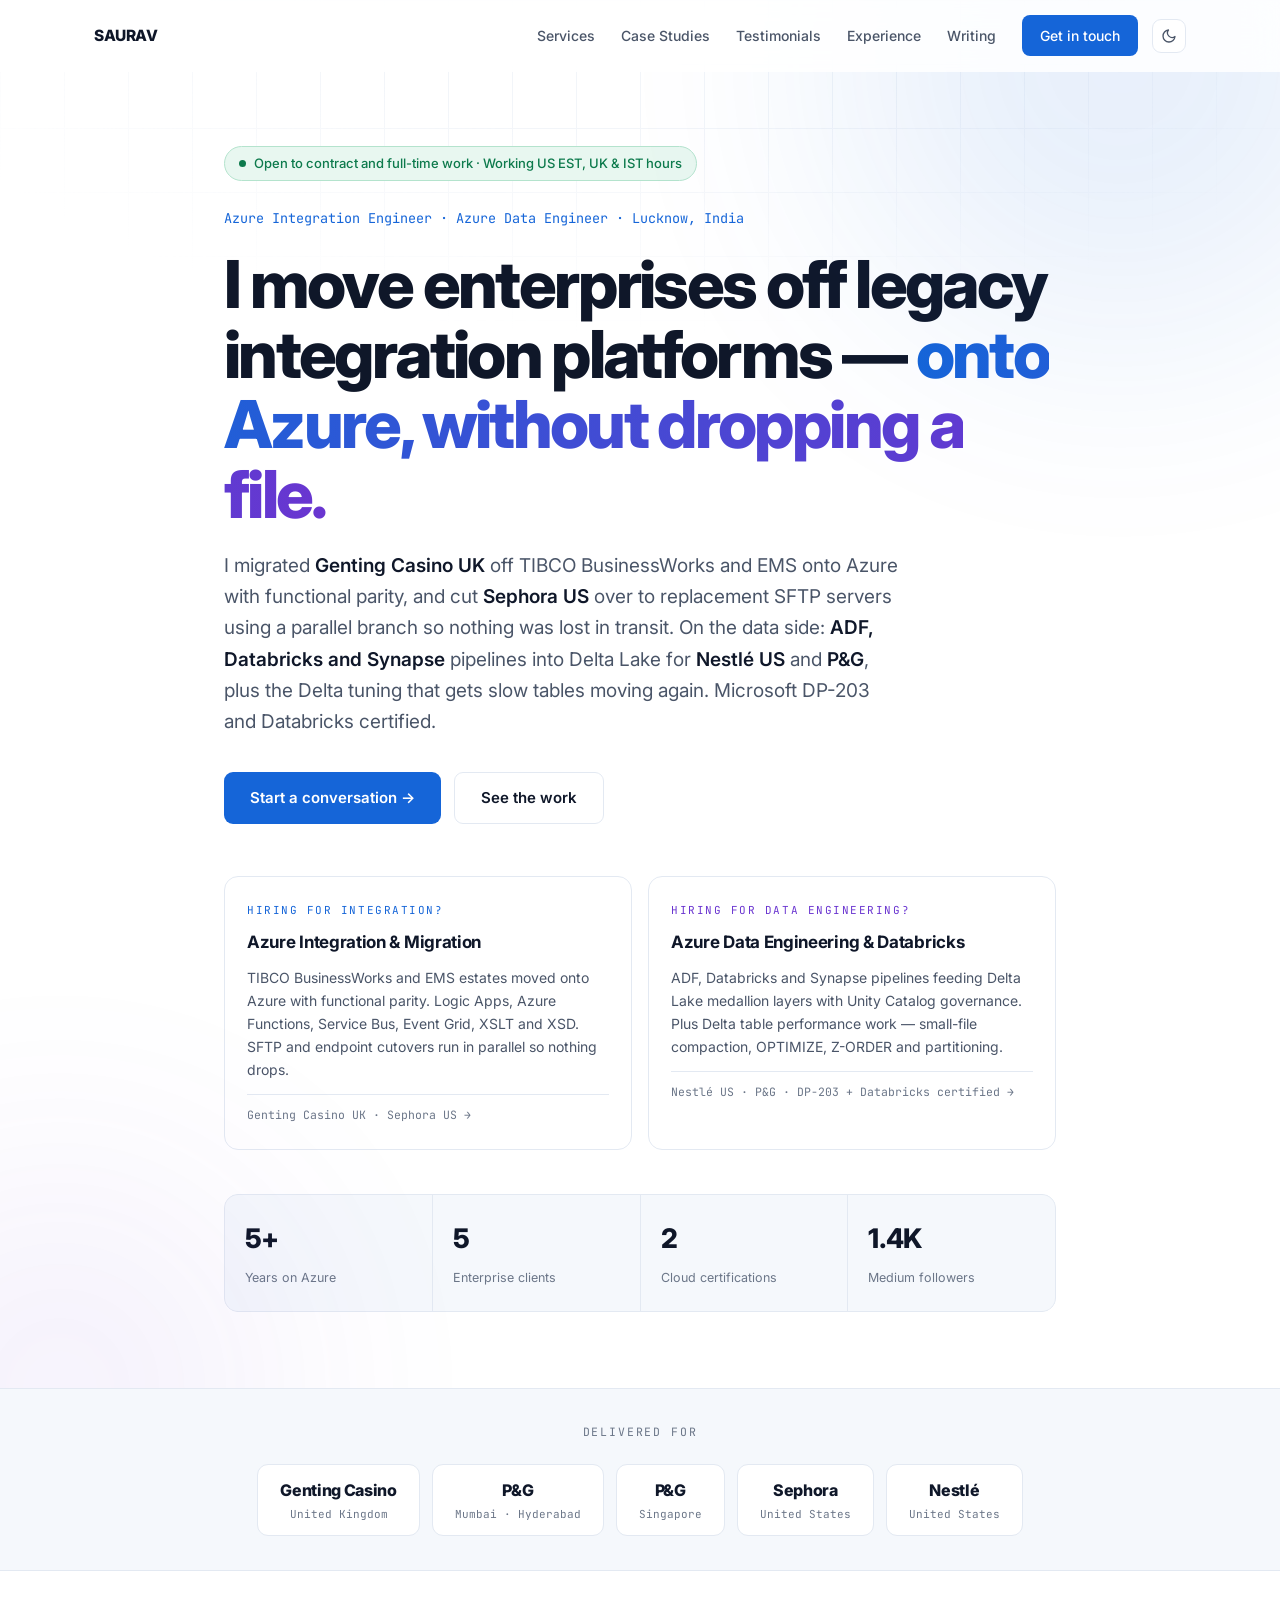
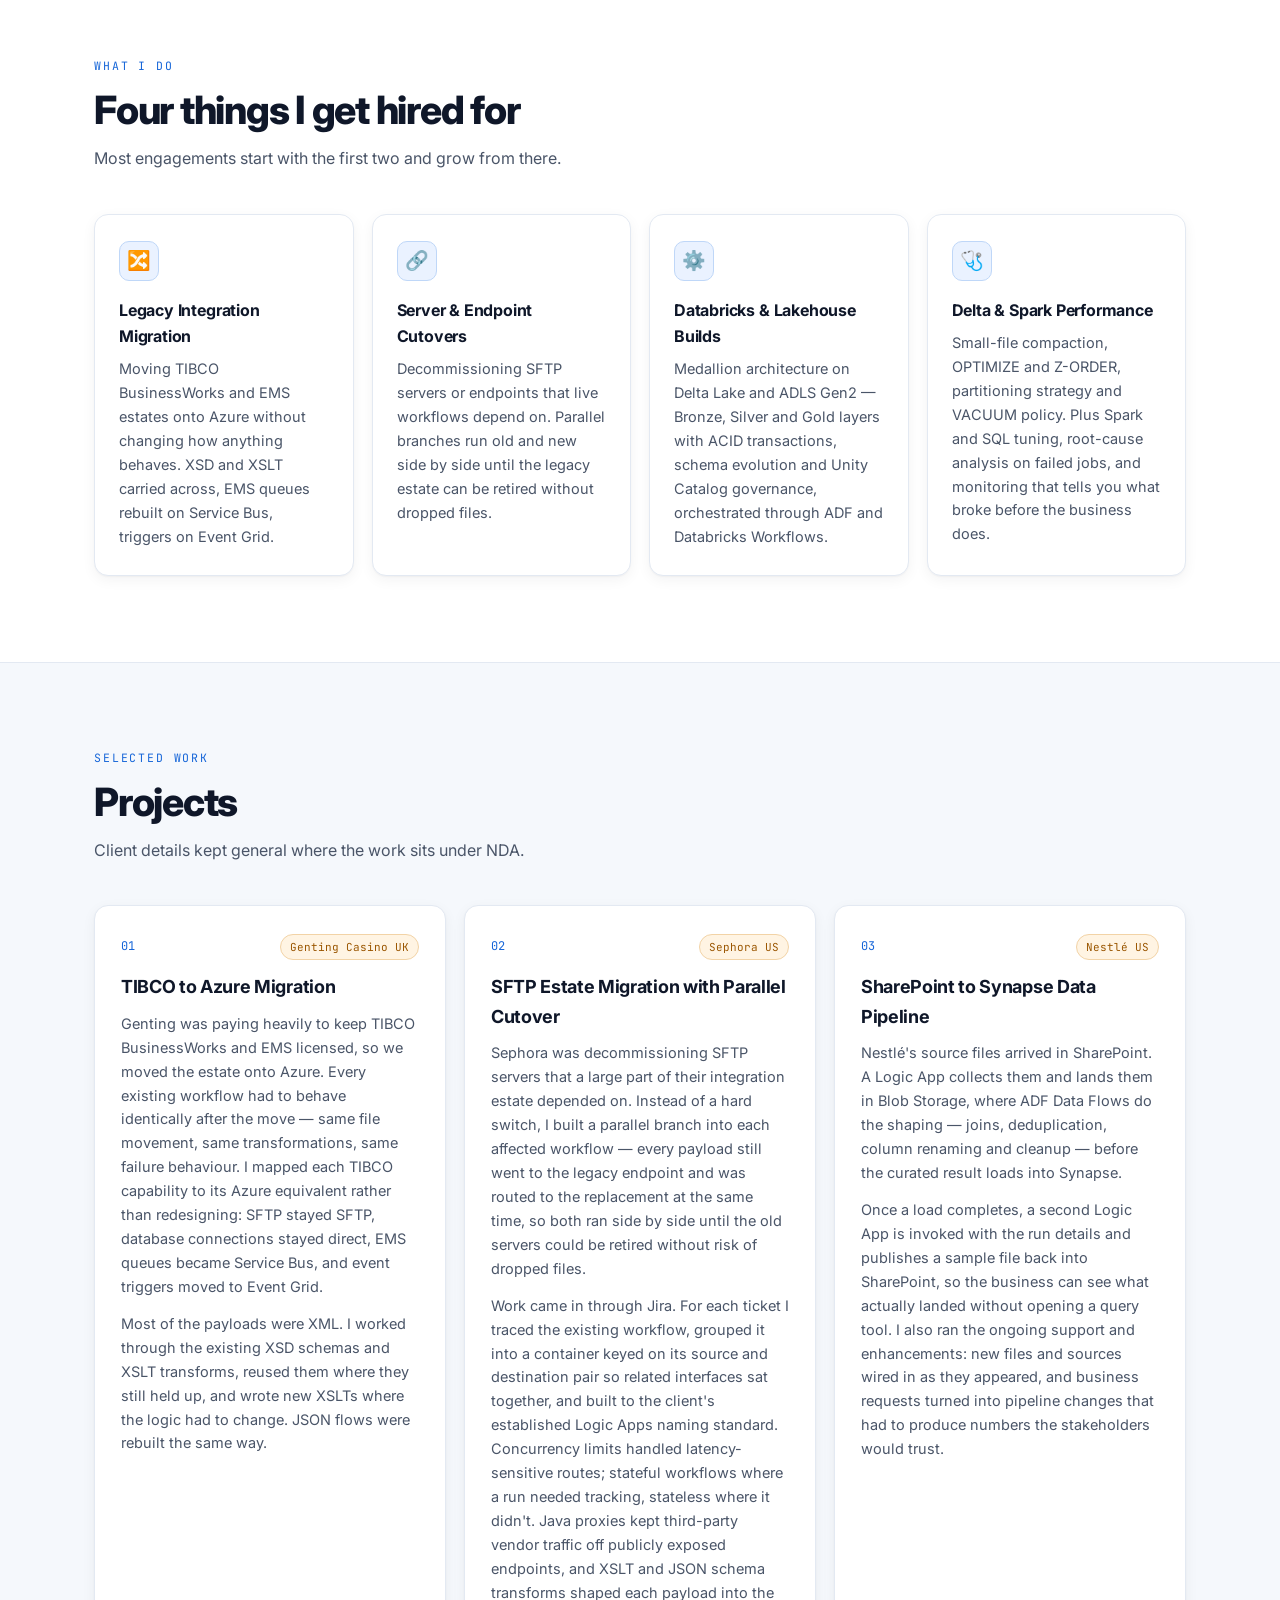
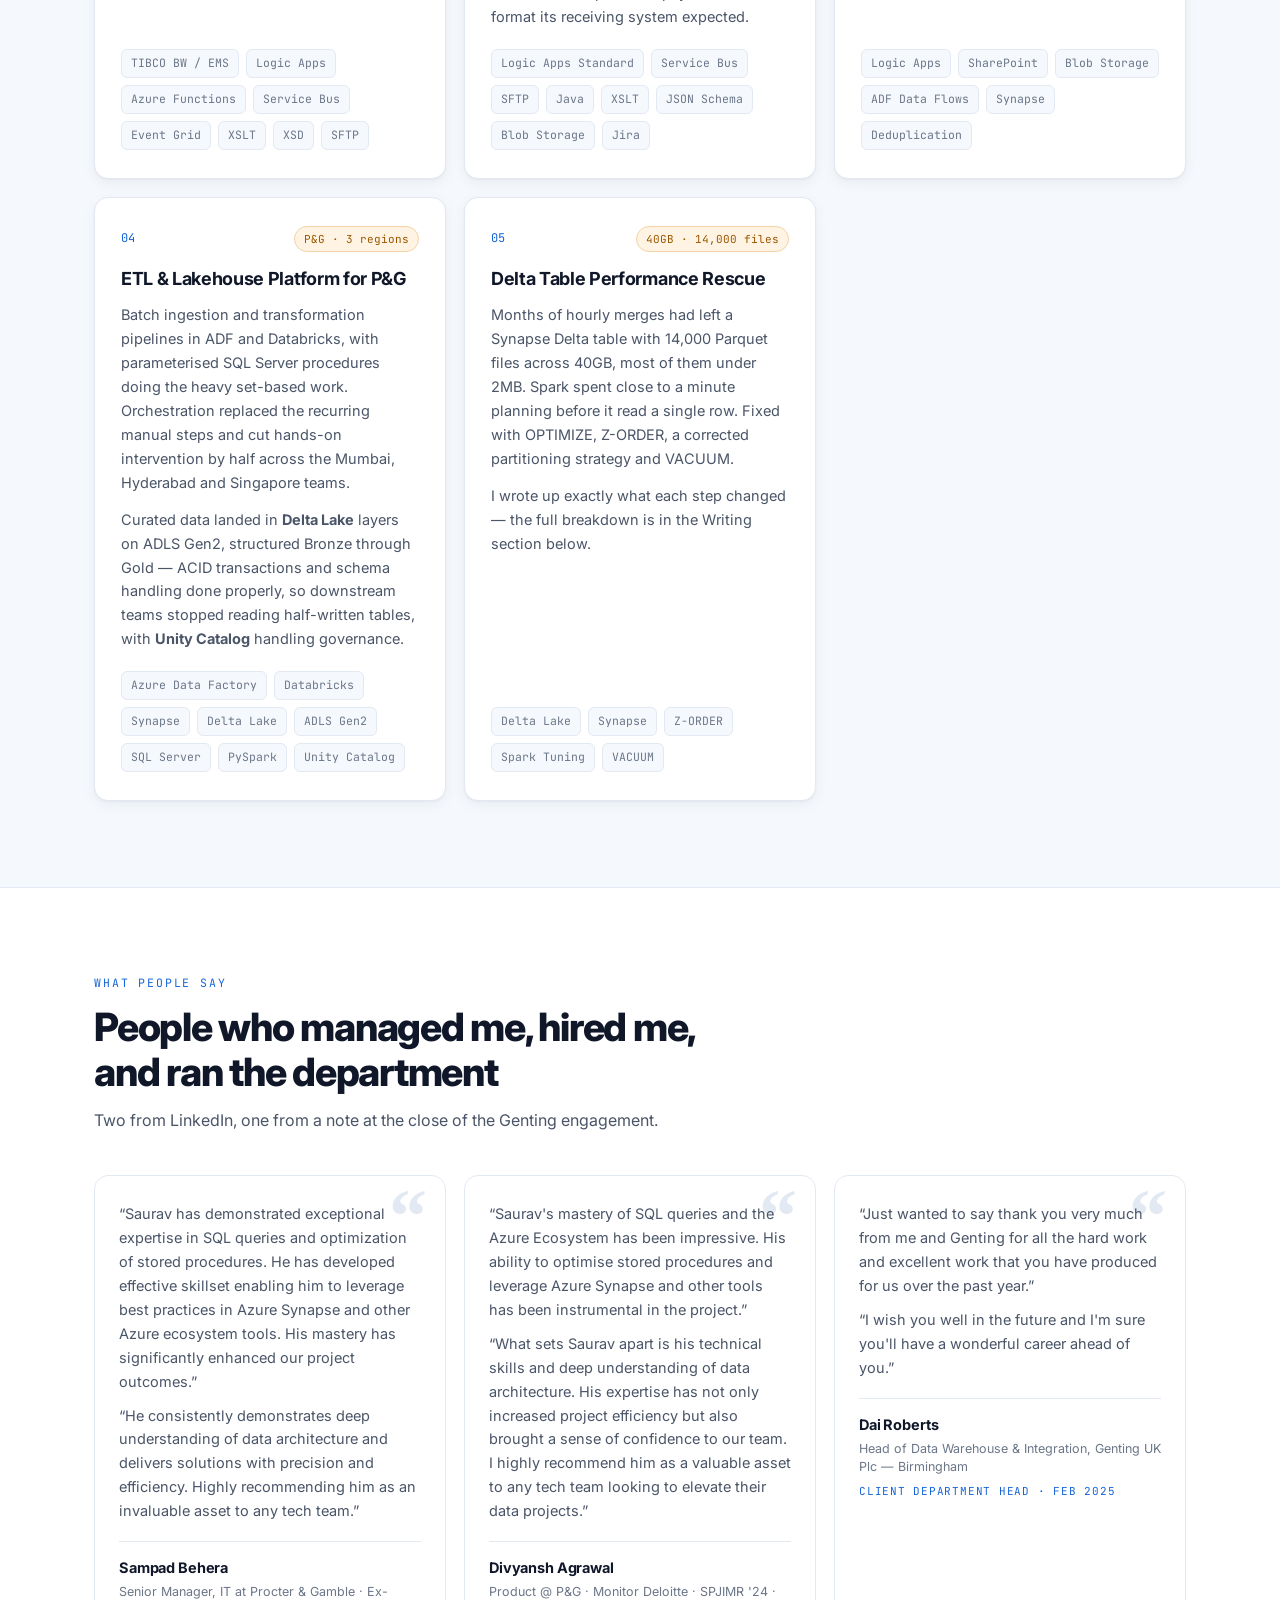
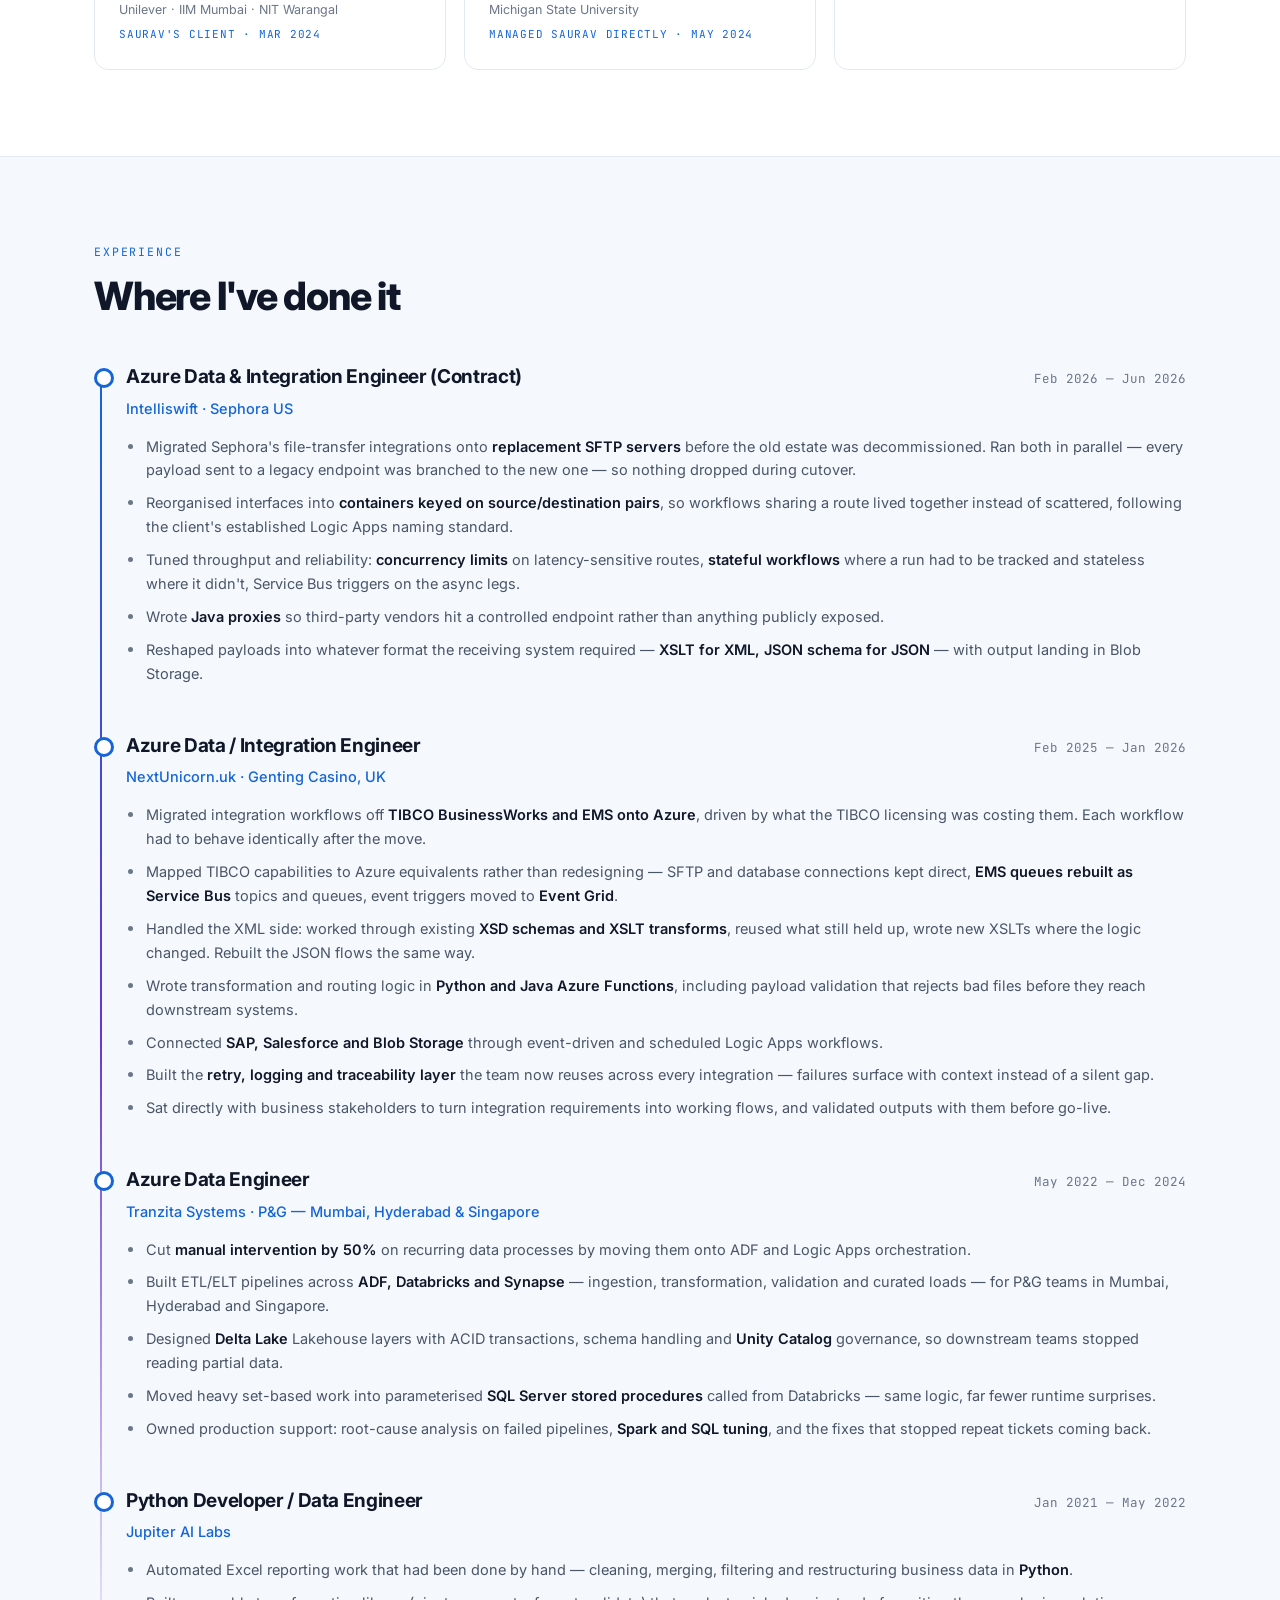
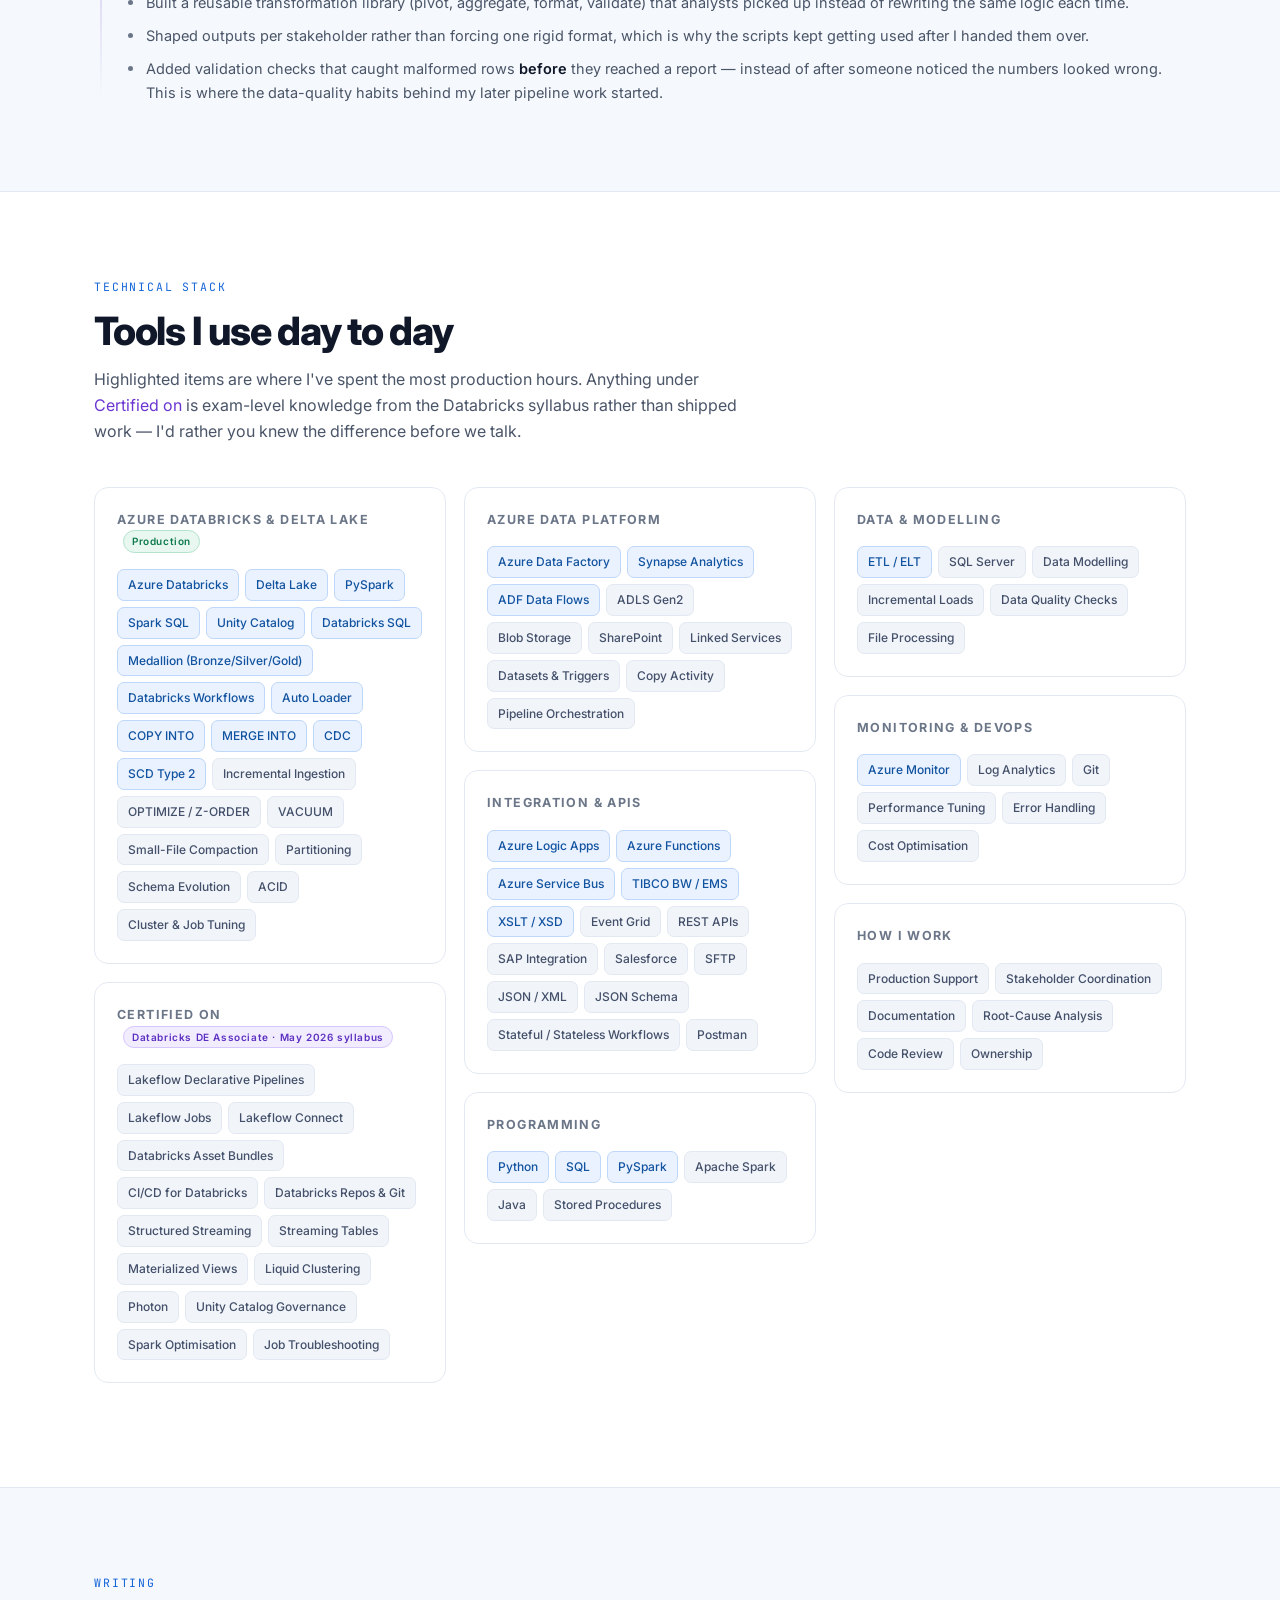
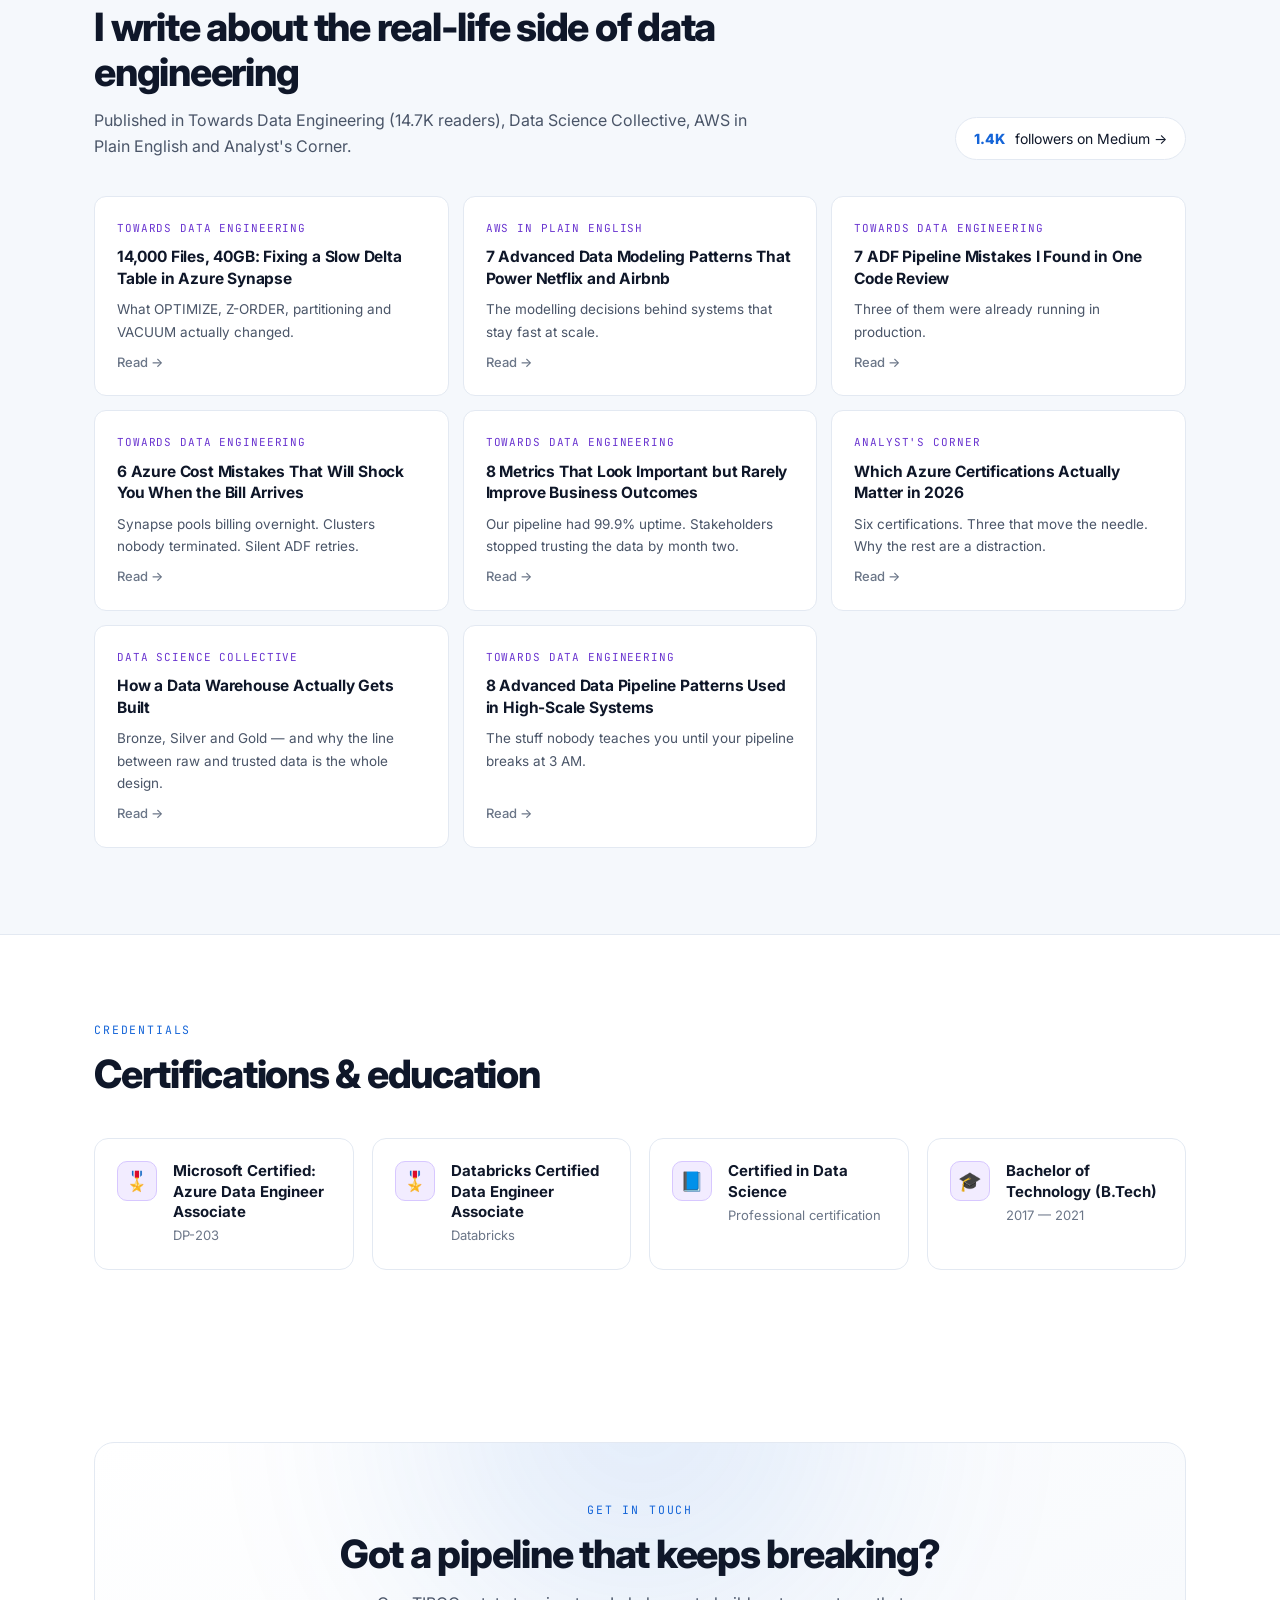
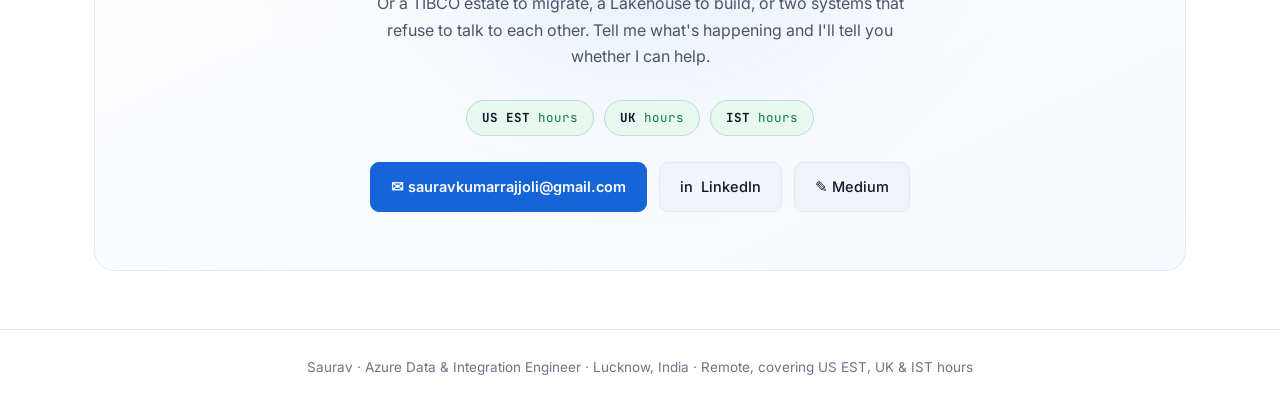
<file: index.html>
<!DOCTYPE html>
<html lang="en">
<head>
<meta charset="UTF-8">
<meta name="viewport" content="width=device-width, initial-scale=1.0">
<title>Saurav — Azure Integration &amp; Data Engineer</title>
<meta name="description" content="Azure Integration and Data Engineer. 5+ years delivering TIBCO-to-Azure migrations, SFTP cutovers, ETL/ELT pipelines and Lakehouse platforms for Genting Casino UK, P&G, Sephora US and Nestlé US. DP-203 and Databricks certified. Remote, working US EST, UK and IST hours.">
<meta property="og:title" content="Saurav — Azure Integration & Data Engineer">
<meta property="og:description" content="TIBCO-to-Azure migrations, SFTP cutovers and Azure data platforms for Genting Casino UK, P&G, Sephora US and Nestlé US.">
<meta property="og:type" content="website">

<link rel="preconnect" href="https://fonts.googleapis.com">
<link rel="preconnect" href="https://fonts.gstatic.com" crossorigin>
<link href="https://fonts.googleapis.com/css2?family=Inter:wght@400;500;600;700;800;900&family=JetBrains+Mono:wght@400;500&display=swap" rel="stylesheet">

<script>
/* set theme before first paint: saved choice, else OS preference */
(function(){
  var t=null;
  try{ t=localStorage.getItem('theme'); }catch(e){}
  if(t!=='light'&&t!=='dark'){
    t = window.matchMedia && window.matchMedia('(prefers-color-scheme: light)').matches ? 'light':'dark';
  }
  document.documentElement.setAttribute('data-theme',t);
})();
</script>
<style>
:root{
  --bg:#080b11;
  --bg-2:#0d111a;
  --card:#121824;
  --card-hi:#1a2233;
  --line:#212a3c;
  --line-hi:#33415e;
  --text:#eaeef6;
  --muted:#98a3b8;
  --dim:#697691;
  --accent:#4da3ff;
  --accent-2:#8b5cff;
  --green:#3ddc97;
  --amber:#ffb347;
  --radius:14px;
  --max:1140px;
  /* derived / themed */
  --on-accent:#04121f;
  --nav-bg:rgba(8,11,17,.8);
  --tag-fg:#c3ccdd;
  --hot-bg:rgba(77,163,255,.1);
  --hot-border:rgba(77,163,255,.3);
  --hot-fg:#a8d2ff;
  --soft-green-bg:rgba(61,220,151,.09);
  --soft-green-border:rgba(61,220,151,.26);
  --lvl-bg:rgba(139,92,255,.12);
  --lvl-border:rgba(139,92,255,.3);
  --lvl-fg:#b79aff;
  --amber-bg:rgba(255,179,71,.1);
  --amber-border:rgba(255,179,71,.25);
  --glow-a:.2;
  --glow-b:.15;
  --grid-op:.4;
  --shadow:none;
  --accent-hover:#6db6ff;
}
:root[data-theme="light"]{
  --bg:#ffffff;
  --bg-2:#f5f8fc;
  --card:#ffffff;
  --card-hi:#f1f5fa;
  --line:#e3e9f2;
  --line-hi:#c6d1e0;
  --text:#0f1729;
  --muted:#4a5568;
  --dim:#6b7688;
  --accent:#1565d8;
  --accent-2:#6a35d0;
  --green:#0d7a4c;
  --amber:#9a5600;
  --on-accent:#ffffff;
  --nav-bg:rgba(255,255,255,.85);
  --tag-fg:#44506a;
  --hot-bg:#eaf2ff;
  --hot-border:#bfd7f8;
  --hot-fg:#12539f;
  --soft-green-bg:#e8f7f0;
  --soft-green-border:#b4e3cd;
  --lvl-bg:#f2ecff;
  --lvl-border:#d7c7ff;
  --lvl-fg:#5b2fc0;
  --amber-bg:#fff4e3;
  --amber-border:#f2d3a6;
  --glow-a:.10;
  --glow-b:.07;
  --grid-op:.45;
  --shadow:0 1px 2px rgba(15,23,41,.04),0 4px 14px rgba(15,23,41,.05);
  --accent-hover:#0d4fb0;
}
*{box-sizing:border-box;margin:0;padding:0}
html{scroll-behavior:smooth;scroll-padding-top:84px}
body{
  background:var(--bg);color:var(--text);
  font-family:'Inter',-apple-system,BlinkMacSystemFont,'Segoe UI',sans-serif;
  line-height:1.65;-webkit-font-smoothing:antialiased;overflow-x:hidden;
}
a{color:inherit;text-decoration:none}
.wrap{max-width:var(--max);margin:0 auto;padding:0 24px}
::selection{background:rgba(77,163,255,.3)}

/* subtle grid backdrop */
body::before{
  content:'';position:fixed;inset:0;z-index:0;pointer-events:none;opacity:var(--grid-op);
  background-image:linear-gradient(var(--line) 1px,transparent 1px),linear-gradient(90deg,var(--line) 1px,transparent 1px);
  background-size:64px 64px;
  mask-image:radial-gradient(ellipse 80% 50% at 50% 0%,#000 30%,transparent 75%);
  -webkit-mask-image:radial-gradient(ellipse 80% 50% at 50% 0%,#000 30%,transparent 75%);
}
nav,header,section,footer{position:relative;z-index:1}

/* ---------- NAV ---------- */
nav{position:fixed;top:0;left:0;right:0;z-index:100;background:var(--nav-bg);backdrop-filter:blur(16px);border-bottom:1px solid transparent;transition:border-color .25s}
nav.scrolled{border-bottom-color:var(--line)}
.nav-in{max-width:var(--max);margin:0 auto;padding:15px 24px;display:flex;align-items:center;justify-content:space-between}
.brand{font-weight:800;letter-spacing:-.025em;font-size:15.5px}
.brand span{color:var(--accent)}
.nav-links{display:flex;gap:26px;align-items:center}
.nav-links a{font-size:14px;color:var(--muted);font-weight:500;transition:color .2s}
.nav-links a:hover{color:var(--text)}
.nav-cta{background:var(--accent);color:var(--on-accent) !important;font-weight:600;padding:9px 18px;border-radius:8px;font-size:14px;transition:transform .2s,background .2s}
.nav-cta:hover{background:var(--accent-hover);transform:translateY(-1px)}
.burger{display:none;background:none;border:0;color:var(--text);font-size:22px;cursor:pointer;padding:4px}
.theme-btn{
  display:grid;place-items:center;width:34px;height:34px;flex-shrink:0;
  background:var(--card);border:1px solid var(--line);border-radius:9px;
  color:var(--muted);cursor:pointer;padding:0;
  transition:color .2s,border-color .2s,background .2s;
}
.theme-btn:hover{color:var(--text);border-color:var(--line-hi);background:var(--card-hi)}
.theme-btn svg{width:16px;height:16px;stroke:currentColor;fill:none;stroke-width:2;stroke-linecap:round;stroke-linejoin:round}
.theme-btn .moon{display:none}
:root[data-theme="light"] .theme-btn .moon{display:block}
:root[data-theme="light"] .theme-btn .sun{display:none}
.nav-right{display:flex;align-items:center;gap:14px}

/* ---------- HERO ---------- */
header{padding:146px 0 76px;overflow:hidden}
.glow{position:absolute;border-radius:50%;filter:blur(130px);pointer-events:none}
.glow.a{width:560px;height:560px;background:var(--accent);top:-220px;right:-120px;opacity:var(--glow-a)}
.glow.b{width:440px;height:440px;background:var(--accent-2);bottom:-220px;left:-160px;opacity:var(--glow-b)}
.hero-in{max-width:880px}
.badge{display:inline-flex;align-items:center;gap:8px;background:var(--soft-green-bg);border:1px solid var(--soft-green-border);color:var(--green);font-size:13px;font-weight:500;padding:6px 14px;border-radius:100px;margin-bottom:26px}
.dot{width:7px;height:7px;border-radius:50%;background:var(--green);animation:pulse 2.2s infinite}
@keyframes pulse{0%{box-shadow:0 0 0 0 rgba(61,220,151,.6)}70%{box-shadow:0 0 0 8px rgba(61,220,151,0)}100%{box-shadow:0 0 0 0 rgba(61,220,151,0)}}
.role{font-family:'JetBrains Mono',monospace;font-size:13.5px;color:var(--accent);margin-bottom:20px}
h1{font-size:clamp(38px,6.2vw,66px);line-height:1.06;font-weight:800;letter-spacing:-.04em;margin-bottom:20px}
h1 em{font-style:normal;background:linear-gradient(100deg,var(--accent),var(--accent-2));-webkit-background-clip:text;background-clip:text;-webkit-text-fill-color:transparent}
.lede{font-size:clamp(16px,2vw,19px);color:var(--muted);max-width:680px;margin-bottom:34px}
.lede strong{color:var(--text);font-weight:600}
.btns{display:flex;gap:13px;flex-wrap:wrap;margin-bottom:52px}
.btn{display:inline-flex;align-items:center;gap:9px;padding:13px 26px;border-radius:9px;font-weight:600;font-size:15px;transition:transform .2s,background .2s,border-color .2s}
.btn-p{background:var(--accent);color:var(--on-accent)}
.btn-p:hover{background:var(--accent-hover);transform:translateY(-2px)}
.btn-s{background:transparent;border:1px solid var(--line);color:var(--text)}
.btn-s:hover{border-color:var(--line-hi);background:var(--card);transform:translateY(-2px)}
/* ---------- DUAL TRACK ---------- */
.tracks{display:grid;grid-template-columns:1fr 1fr;gap:16px;margin-bottom:44px}
.track{
  display:block;background:var(--card);border:1px solid var(--line);border-radius:var(--radius);
  padding:24px 22px;transition:transform .25s,border-color .25s,background .25s;
}
.track:hover{transform:translateY(-4px);border-color:var(--line-hi);background:var(--card-hi)}
.track-lbl{
  font-family:'JetBrains Mono',monospace;font-size:11px;text-transform:uppercase;
  letter-spacing:.14em;display:block;margin-bottom:9px;
}
.track:nth-child(1) .track-lbl{color:var(--accent)}
.track:nth-child(2) .track-lbl{color:var(--accent-2)}
.track h3{font-size:17px;font-weight:700;letter-spacing:-.018em;margin-bottom:9px}
.track p{font-size:14px;color:var(--muted);margin-bottom:13px}
.track .seen{
  font-family:'JetBrains Mono',monospace;font-size:11.5px;color:var(--dim);
  border-top:1px solid var(--line);padding-top:11px;display:block;
}
.track:hover .seen{color:var(--text)}
@media(max-width:820px){.tracks{grid-template-columns:1fr}}

.stats{display:grid;grid-template-columns:repeat(auto-fit,minmax(148px,1fr));gap:1px;background:var(--line);border:1px solid var(--line);border-radius:var(--radius);overflow:hidden}
.stat{background:var(--bg-2);padding:22px 20px}
.stat b{display:block;font-size:27px;font-weight:800;letter-spacing:-.025em;margin-bottom:1px}
.stat span{font-size:12.5px;color:var(--dim)}

/* ---------- CLIENTS ---------- */
.clients{border-block:1px solid var(--line);background:var(--bg-2);padding:34px 0}
.clients-lbl{font-family:'JetBrains Mono',monospace;font-size:11.5px;text-transform:uppercase;letter-spacing:.16em;color:var(--dim);text-align:center;margin-bottom:22px}
.logos{display:flex;flex-wrap:wrap;justify-content:center;gap:12px}
.logo{
  display:flex;flex-direction:column;align-items:center;gap:2px;
  padding:12px 22px;border:1px solid var(--line);border-radius:11px;background:var(--card);
  transition:border-color .25s,transform .25s;
}
.logo:hover{border-color:var(--line-hi);transform:translateY(-3px)}
.logo b{font-size:16px;font-weight:800;letter-spacing:-.02em;color:var(--text)}
.logo i{font-style:normal;font-size:11px;color:var(--dim);font-family:'JetBrains Mono',monospace}

/* ---------- SECTIONS ---------- */
section{padding:86px 0}
.alt{background:var(--bg-2);border-block:1px solid var(--line)}
.sec-head{margin-bottom:42px;max-width:660px}
.kicker{font-family:'JetBrains Mono',monospace;font-size:11.5px;color:var(--accent);text-transform:uppercase;letter-spacing:.16em;margin-bottom:12px;display:block}
h2{font-size:clamp(27px,3.7vw,39px);font-weight:800;letter-spacing:-.032em;line-height:1.15;margin-bottom:12px}
.sec-sub{color:var(--muted);font-size:16px}

/* ---------- SERVICES ---------- */
.grid-4{display:grid;grid-template-columns:repeat(auto-fit,minmax(250px,1fr));gap:18px}
.svc{background:var(--card);border:1px solid var(--line);border-radius:var(--radius);box-shadow:var(--shadow);padding:26px 24px;transition:transform .25s,border-color .25s,background .25s}
.svc:hover{transform:translateY(-4px);border-color:var(--line-hi);background:var(--card-hi)}
.ico{width:40px;height:40px;border-radius:10px;display:grid;place-items:center;background:var(--hot-bg);border:1px solid var(--hot-border);margin-bottom:16px;font-size:19px}
.svc h3{font-size:16px;font-weight:700;margin-bottom:8px;letter-spacing:-.012em}
.svc p{font-size:14.5px;color:var(--muted)}

/* ---------- SKILLS ---------- */
/* multi-column so cards pack by height instead of stretching to the tallest in a row */
.skill-grid{column-count:3;column-gap:18px}
@media(max-width:1000px){.skill-grid{column-count:2}}
@media(max-width:660px){.skill-grid{column-count:1}}
.skill-card{
  background:var(--card);border:1px solid var(--line);border-radius:var(--radius);padding:22px;
  break-inside:avoid;-webkit-column-break-inside:avoid;page-break-inside:avoid;
  display:inline-block;width:100%;margin-bottom:18px;
}
.skill-card h3{font-size:12.5px;font-weight:700;text-transform:uppercase;letter-spacing:.11em;color:var(--dim);margin-bottom:16px}
.lvl{
  display:inline-block;font-size:10px;font-weight:600;letter-spacing:.06em;
  padding:2px 8px;border-radius:100px;margin-left:6px;vertical-align:middle;
  background:var(--lvl-bg);border:1px solid var(--lvl-border);color:var(--lvl-fg);text-transform:none;
}
.skill-card:first-child .lvl{background:var(--soft-green-bg);border-color:var(--soft-green-border);color:var(--green)}
.tags{display:flex;flex-wrap:wrap;gap:6px}
.tag{font-size:12px;font-weight:500;padding:5px 10px;border-radius:7px;background:var(--card-hi);border:1px solid var(--line);color:var(--tag-fg);transition:border-color .2s,color .2s;white-space:nowrap}
.tag:hover{border-color:var(--accent);color:var(--text)}
.tag.hot{background:var(--hot-bg);border-color:var(--hot-border);color:var(--hot-fg)}

/* ---------- TIMELINE ---------- */
.tl{position:relative;padding-left:32px}
.tl::before{content:'';position:absolute;left:6px;top:8px;bottom:8px;width:2px;background:linear-gradient(var(--accent),var(--accent-2),transparent)}
.job{position:relative;padding-bottom:44px}
.job:last-child{padding-bottom:0}
.job::before{content:'';position:absolute;left:-32px;top:7px;width:14px;height:14px;border-radius:50%;background:var(--bg);border:3px solid var(--accent)}
.job-top{display:flex;flex-wrap:wrap;gap:10px;align-items:baseline;justify-content:space-between;margin-bottom:4px}
.job h3{font-size:19px;font-weight:700;letter-spacing:-.018em}
.when{font-family:'JetBrains Mono',monospace;font-size:12.5px;color:var(--dim);white-space:nowrap}
.where{font-size:14.5px;color:var(--accent);font-weight:500;margin-bottom:14px}
.job ul{list-style:none;display:grid;gap:9px}
.job li{position:relative;padding-left:20px;font-size:14.5px;color:var(--muted)}
.job li::before{content:'';position:absolute;left:2px;top:9px;width:5px;height:5px;border-radius:50%;background:var(--dim)}
.job li b{color:var(--text);font-weight:600}

/* ---------- PROJECTS ---------- */
.proj-grid{display:grid;grid-template-columns:repeat(auto-fit,minmax(325px,1fr));gap:18px}
.proj{background:var(--card);border:1px solid var(--line);border-radius:var(--radius);box-shadow:var(--shadow);padding:28px 26px;transition:transform .25s,border-color .25s;display:flex;flex-direction:column}
.proj:hover{transform:translateY(-4px);border-color:var(--line-hi)}
.proj-top{display:flex;align-items:center;justify-content:space-between;margin-bottom:12px}
.proj-num{font-family:'JetBrains Mono',monospace;font-size:12px;color:var(--accent)}
.chip{font-size:11px;font-family:'JetBrains Mono',monospace;padding:3px 9px;border-radius:100px;background:var(--amber-bg);border:1px solid var(--amber-border);color:var(--amber)}
.proj h3{font-size:18px;font-weight:700;margin-bottom:10px;letter-spacing:-.018em}
.proj p{font-size:14.5px;color:var(--muted);margin-bottom:13px}
.proj p:last-of-type{margin-bottom:20px}
.proj .stack{margin-top:auto}
.stack{display:flex;flex-wrap:wrap;gap:7px}
.stack span{font-family:'JetBrains Mono',monospace;font-size:11.5px;padding:4px 9px;border-radius:6px;background:var(--bg-2);border:1px solid var(--line);color:var(--dim)}

/* ---------- TESTIMONIALS ---------- */
.quotes{display:grid;grid-template-columns:repeat(auto-fit,minmax(300px,1fr));gap:18px}
.quote{
  background:var(--card);border:1px solid var(--line);border-radius:var(--radius);
  padding:26px 24px;position:relative;overflow:hidden;
  transition:transform .25s,border-color .25s;
}
.quote:hover{transform:translateY(-4px);border-color:var(--line-hi)}
.quote::before{
  content:'\201C';position:absolute;top:2px;right:18px;
  font:700 76px/1 Georgia,serif;color:var(--line);pointer-events:none;
}
.quote p{font-size:14.5px;color:var(--muted);margin-bottom:18px;position:relative;z-index:1}
.quote p + p{margin-top:-8px}
.who{border-top:1px solid var(--line);padding-top:14px;display:flex;flex-direction:column;gap:3px}
.who b{font-size:14.5px;font-weight:700;letter-spacing:-.01em}
.who span{font-size:12.5px;color:var(--dim);line-height:1.45}
.who i{
  font-style:normal;font-size:11px;color:var(--accent);
  font-family:'JetBrains Mono',monospace;text-transform:uppercase;letter-spacing:.07em;margin-top:3px;
}

/* ---------- WRITING ---------- */
.write-head{display:flex;flex-wrap:wrap;gap:20px;align-items:flex-end;justify-content:space-between;margin-bottom:36px}
.follow-pill{display:inline-flex;align-items:center;gap:10px;background:var(--card);border:1px solid var(--line);border-radius:100px;padding:9px 18px;font-size:14px;white-space:nowrap}
.follow-pill b{font-weight:800;color:var(--accent)}
.posts{display:grid;grid-template-columns:repeat(auto-fit,minmax(310px,1fr));gap:14px}
.post{
  background:var(--card);border:1px solid var(--line);border-radius:12px;padding:22px;
  display:flex;flex-direction:column;gap:9px;transition:transform .22s,border-color .22s,background .22s;
}
.post:hover{transform:translateY(-3px);border-color:var(--accent);background:var(--card-hi)}
.pub{font-family:'JetBrains Mono',monospace;font-size:11px;color:var(--accent-2);text-transform:uppercase;letter-spacing:.08em}
.post h3{font-size:15.5px;font-weight:700;line-height:1.4;letter-spacing:-.012em}
.post p{font-size:13.5px;color:var(--muted)}
.post .go{margin-top:auto;font-size:13px;color:var(--dim);font-weight:500}
.post:hover .go{color:var(--accent)}

/* ---------- CERTS ---------- */
.cert-grid{display:grid;grid-template-columns:repeat(auto-fit,minmax(255px,1fr));gap:18px}
.cert{display:flex;gap:16px;align-items:flex-start;background:var(--card);border:1px solid var(--line);border-radius:var(--radius);padding:22px}
.cert .ico{margin-bottom:0;flex-shrink:0;background:var(--lvl-bg);border-color:var(--lvl-border)}
.cert h3{font-size:15px;font-weight:700;margin-bottom:3px;line-height:1.35}
.cert p{font-size:13px;color:var(--dim)}

/* ---------- CONTACT ---------- */
#contact{padding-bottom:58px}
.cta-box{background:linear-gradient(155deg,var(--card),var(--bg-2));border:1px solid var(--line);border-radius:20px;padding:clamp(32px,5vw,58px);text-align:center;position:relative;overflow:hidden}
.cta-box .glow{width:420px;height:420px;background:var(--accent);top:-240px;left:50%;transform:translateX(-50%);opacity:.13}
.cta-in{position:relative;z-index:2}
.cta-box h2{margin-bottom:14px}
.cta-in > p{color:var(--muted);max-width:540px;margin:0 auto 30px;font-size:16px}
.tz{display:flex;gap:10px;justify-content:center;flex-wrap:wrap;margin:0 auto 26px}
.tz span{
  font-family:'JetBrains Mono',monospace;font-size:12.5px;padding:7px 15px;border-radius:100px;
  background:var(--soft-green-bg);border:1px solid var(--soft-green-border);color:var(--green);
}
.tz span b{color:var(--text);font-weight:700}
.contact-links{display:flex;gap:12px;justify-content:center;flex-wrap:wrap}
.cl{display:inline-flex;align-items:center;gap:9px;padding:12px 20px;border-radius:9px;background:var(--card-hi);border:1px solid var(--line);font-size:14.5px;font-weight:500;transition:transform .2s,border-color .2s}
.cl:hover{transform:translateY(-2px);border-color:var(--accent)}
.cl.primary{background:var(--accent);color:var(--on-accent);border-color:var(--accent);font-weight:600}
.cl.primary:hover{background:var(--accent-hover)}

footer{border-top:1px solid var(--line);padding:26px 0;text-align:center;color:var(--dim);font-size:13.5px}

/* ---------- REVEAL ---------- */
.rv{opacity:0;transform:translateY(22px);transition:opacity .6s ease,transform .6s ease}
.rv.in{opacity:1;transform:none}

/* ---------- RESPONSIVE ---------- */
@media(max-width:820px){
  .burger{display:block}
  .nav-right{position:static}
  .nav-links{position:absolute;top:100%;left:0;right:0;flex-direction:column;align-items:stretch;gap:0;background:var(--bg-2);border-bottom:1px solid var(--line);padding:8px 24px 18px;display:none}
  .nav-links.open{display:flex}
  .nav-links a{padding:12px 0;border-bottom:1px solid var(--line)}
  .nav-links .nav-cta{text-align:center;margin-top:12px;border-bottom:0}
  header{padding:118px 0 64px}
  section{padding:62px 0}
}
@media(prefers-reduced-motion:reduce){
  *{animation:none !important;transition:none !important}
  .rv{opacity:1;transform:none}
}

/* ---------- PRINT / PDF ---------- */
@page{size:A4;margin:14mm 13mm}
@media print{
  :root,:root[data-theme]{
    --bg:#fff;--bg-2:#fff;--card:#fff;--card-hi:#f6f8fb;
    --line:#d6dde8;--line-hi:#b6c0d0;
    --text:#0f1729;--muted:#39445a;--dim:#5d6a83;
    --accent:#1358c8;--accent-2:#5a2fc2;--green:#0f8a55;--amber:#a35b00;
  }
  body{
    background:#fff;color:var(--text);font-size:10pt;line-height:1.45;
    font-family:'Lato','DejaVu Sans',sans-serif;
  }
  .role,.kicker,.when,.stack span,.pub,.logo i,.proj-num,.chip{font-family:'DejaVu Sans Mono',monospace;}
  body::before{display:none}
  nav,.burger,.btns,.glow,.ico{display:none !important}
  .rv{opacity:1 !important;transform:none !important}
  a{color:var(--accent);text-decoration:none}
  header{padding:0 0 14px}
  .wrap{padding:0;max-width:100%}
  h1{font-size:26pt;letter-spacing:-.03em;margin-bottom:10px}
  h1 em{-webkit-text-fill-color:currentColor;background:none;color:var(--accent)}
  h2{font-size:15pt;margin-bottom:8px}
  .lede{font-size:11pt;margin-bottom:16px;max-width:100%}
  .role{font-size:9pt;margin-bottom:12px}
  .badge{margin-bottom:14px;font-size:9pt}
  section{padding:12px 0}
  .alt{border-block:0}
  .sec-head{margin-bottom:12px}
  .sec-sub{font-size:9.5pt}
  .clients{padding:10px 0;border-block:0}
  .cert{align-items:center}
  .stats,.logo,.svc,.skill-card,.cert,.proj,.post,.job,.cta-box{
    break-inside:avoid;page-break-inside:avoid;
  }
  .svc,.skill-card,.cert,.proj,.post,.logo,.stat{border-color:var(--line);background:#fff}
  .svc:hover,.proj:hover,.post:hover{transform:none}
  /* WeasyPrint collapses auto-fit grids — pin explicit columns */
  .stats{grid-template-columns:repeat(4,1fr)}
  .tracks{grid-template-columns:1fr 1fr;gap:8px;margin-bottom:16px}
  .track{padding:12px;break-inside:avoid}
  .track:hover{transform:none}
  .track h3{font-size:11pt}
  .track p{font-size:9pt;margin-bottom:9px}
  .track .seen{font-size:8pt}
  .grid-4,.proj-grid,.posts,.cert-grid,.quotes{grid-template-columns:repeat(2,1fr)}
  .grid-4,.proj-grid,.posts,.cert-grid,.quotes{gap:8px}
  .skill-grid{column-count:2;column-gap:8px}
  .skill-card{margin-bottom:8px;padding:11px}
  .quote{break-inside:avoid;page-break-inside:avoid;padding:12px}
  .quote:hover{transform:none}
  .quote::before{font-size:48px;color:var(--line)}
  .quote p{font-size:9.5pt;margin-bottom:10px}
  .who b{font-size:10.5pt}
  .who span{font-size:8.5pt}
  .who i{font-size:8pt}
  /* flex cards overlap in print — fall back to block flow */
  .proj,.post{display:block}
  .proj p,.post p{flex:none;margin-bottom:9px}
  .job-top{display:block}
  .when{float:right;margin-left:12px}
  .logo b{color:var(--text)}
  .tag{color:var(--muted);background:#f6f8fb}
  .lvl{background:#fff;border-color:var(--line);color:var(--accent-2);font-size:7.5pt}
  .skill-card:first-child .lvl{background:#fff;border-color:var(--line);color:var(--green)}
  .tag.hot{color:var(--accent);background:#eef4ff;border-color:#c3d8f7}
  .stat b{font-size:16pt}
  .stat{padding:10px}
  .svc,.skill-card,.cert,.proj{padding:11px}
  .post{padding:10px}
  .post h3{font-size:10.5pt}
  .post p{font-size:9pt}
  .svc p,.proj p{font-size:9.5pt}
  .tag{font-size:8.5pt;padding:3px 8px}
  .stack span{font-size:8pt}
  .tl{padding-left:22px}
  .job{padding-bottom:14px}
  .job h3{font-size:12pt}
  .job::before{background:#fff}
  .job li{font-size:10pt}
  .cta-box{padding:22px;background:#f6f8fb}
  .cl,.cl.primary{background:#fff;color:var(--accent);border-color:var(--line)}
  .tz{margin-bottom:14px}
  .tz span{background:#fff;border-color:var(--line);color:var(--green);font-size:9pt}
  .badge{background:#fff;border-color:var(--line);color:var(--green)}
  footer{border-top:1px solid var(--line);padding:12px 0;font-size:9pt}
  #writing,#projects,#experience,#certs{page-break-before:auto}
}
</style>
</head>
<body>

<nav id="nav">
  <div class="nav-in">
    <a href="#top" class="brand">SAURAV</a>
    <div class="nav-right">
      <div class="nav-links" id="navLinks">
      <a href="#services">Services</a>
      <a href="#projects">Case Studies</a>
      <a href="#testimonials">Testimonials</a>
      <a href="#experience">Experience</a>
      <a href="#writing">Writing</a>
      <a href="#contact" class="nav-cta">Get in touch</a>
    </div>
      <button class="theme-btn" id="themeBtn" type="button" aria-label="Switch between light and dark theme" title="Switch theme">
        <svg class="sun" viewBox="0 0 24 24" aria-hidden="true"><circle cx="12" cy="12" r="4"/><path d="M12 2v2M12 20v2M4.9 4.9l1.4 1.4M17.7 17.7l1.4 1.4M2 12h2M20 12h2M4.9 19.1l1.4-1.4M17.7 6.3l1.4-1.4"/></svg>
        <svg class="moon" viewBox="0 0 24 24" aria-hidden="true"><path d="M21 12.8A9 9 0 1 1 11.2 3a7 7 0 0 0 9.8 9.8z"/></svg>
      </button>
      <button class="burger" id="burger" aria-label="Menu">☰</button>
    </div>
  </div>
</nav>

<header id="top">
  <div class="glow a"></div><div class="glow b"></div>
  <div class="wrap hero-in">
    <div class="badge"><span class="dot"></span> Open to contract and full-time work · Working US EST, UK &amp; IST hours</div>
    <div class="role">Azure Integration Engineer  ·  Azure Data Engineer  ·  Lucknow, India</div>
    <h1>I move enterprises off legacy integration platforms — <em>onto Azure, without dropping a file.</em></h1>
    <p class="lede">
      I migrated <strong>Genting Casino UK</strong> off TIBCO BusinessWorks and EMS onto Azure with functional parity,
      and cut <strong>Sephora US</strong> over to replacement SFTP servers using a parallel branch so nothing was lost in transit.
      On the data side: <strong>ADF, Databricks and Synapse</strong> pipelines into Delta Lake for <strong>Nestlé US</strong>
      and <strong>P&amp;G</strong>, plus the Delta tuning that gets slow tables moving again.
      Microsoft DP-203 and Databricks certified.
    </p>
    <div class="btns">
      <a href="#contact" class="btn btn-p">Start a conversation →</a>
      <a href="#projects" class="btn btn-s">See the work</a>
    </div>
    <div class="tracks">
      <a href="#projects" class="track rv">
        <span class="track-lbl">Hiring for integration?</span>
        <h3>Azure Integration &amp; Migration</h3>
        <p>TIBCO BusinessWorks and EMS estates moved onto Azure with functional parity. Logic Apps, Azure Functions, Service Bus, Event Grid, XSLT and XSD. SFTP and endpoint cutovers run in parallel so nothing drops.</p>
        <span class="seen">Genting Casino UK · Sephora US →</span>
      </a>
      <a href="#projects" class="track rv">
        <span class="track-lbl">Hiring for data engineering?</span>
        <h3>Azure Data Engineering &amp; Databricks</h3>
        <p>ADF, Databricks and Synapse pipelines feeding Delta Lake medallion layers with Unity Catalog governance. Plus Delta table performance work — small-file compaction, OPTIMIZE, Z-ORDER and partitioning.</p>
        <span class="seen">Nestlé US · P&amp;G · DP-203 + Databricks certified →</span>
      </a>
    </div>
    <div class="stats">
      <div class="stat"><b>5+</b><span>Years on Azure</span></div>
      <div class="stat"><b>5</b><span>Enterprise clients</span></div>
      <div class="stat"><b>2</b><span>Cloud certifications</span></div>
      <div class="stat"><b>1.4K</b><span>Medium followers</span></div>
    </div>
  </div>
</header>

<!-- ================= CLIENTS ================= -->
<div class="clients">
  <div class="wrap">
    <div class="clients-lbl">Delivered for</div>
    <div class="logos">
      <div class="logo rv"><b>Genting Casino</b><i>United Kingdom</i></div>
      <div class="logo rv"><b>P&amp;G</b><i>Mumbai · Hyderabad</i></div>
      <div class="logo rv"><b>P&amp;G</b><i>Singapore</i></div>
      <div class="logo rv"><b>Sephora</b><i>United States</i></div>
      <div class="logo rv"><b>Nestlé</b><i>United States</i></div>
    </div>
  </div>
</div>

<!-- ================= SERVICES ================= -->
<section id="services">
  <div class="wrap">
    <div class="sec-head rv">
      <span class="kicker">What I do</span>
      <h2>Four things I get hired for</h2>
      <p class="sec-sub">Most engagements start with the first two and grow from there.</p>
    </div>
    <div class="grid-4">
      <div class="svc rv">
        <div class="ico">🔀</div>
        <h3>Legacy Integration Migration</h3>
        <p>Moving TIBCO BusinessWorks and EMS estates onto Azure without changing how anything behaves. XSD and XSLT carried across, EMS queues rebuilt on Service Bus, triggers on Event Grid.</p>
      </div>
      <div class="svc rv">
        <div class="ico">🔗</div>
        <h3>Server &amp; Endpoint Cutovers</h3>
        <p>Decommissioning SFTP servers or endpoints that live workflows depend on. Parallel branches run old and new side by side until the legacy estate can be retired without dropped files.</p>
      </div>
      <div class="svc rv">
        <div class="ico">⚙️</div>
        <h3>Databricks &amp; Lakehouse Builds</h3>
        <p>Medallion architecture on Delta Lake and ADLS Gen2 — Bronze, Silver and Gold layers with ACID transactions, schema evolution and Unity Catalog governance, orchestrated through ADF and Databricks Workflows.</p>
      </div>
      <div class="svc rv">
        <div class="ico">🩺</div>
        <h3>Delta &amp; Spark Performance</h3>
        <p>Small-file compaction, OPTIMIZE and Z-ORDER, partitioning strategy and VACUUM policy. Plus Spark and SQL tuning, root-cause analysis on failed jobs, and monitoring that tells you what broke before the business does.</p>
      </div>
    </div>
  </div>
</section>

<!-- ================= PROJECTS ================= -->
<section id="projects" class="alt">
  <div class="wrap">
    <div class="sec-head rv">
      <span class="kicker">Selected work</span>
      <h2>Projects</h2>
      <p class="sec-sub">Client details kept general where the work sits under NDA.</p>
    </div>
    <div class="proj-grid">

      <div class="proj rv">
        <div class="proj-top"><span class="proj-num">01</span><span class="chip">Genting Casino UK</span></div>
        <h3>TIBCO to Azure Migration</h3>
        <p>Genting was paying heavily to keep TIBCO BusinessWorks and EMS licensed, so we moved the estate onto Azure. Every existing workflow had to behave identically after the move — same file movement, same transformations, same failure behaviour. I mapped each TIBCO capability to its Azure equivalent rather than redesigning: SFTP stayed SFTP, database connections stayed direct, EMS queues became Service Bus, and event triggers moved to Event Grid.</p>
        <p>Most of the payloads were XML. I worked through the existing XSD schemas and XSLT transforms, reused them where they still held up, and wrote new XSLTs where the logic had to change. JSON flows were rebuilt the same way.</p>
        <div class="stack"><span>TIBCO BW / EMS</span><span>Logic Apps</span><span>Azure Functions</span><span>Service Bus</span><span>Event Grid</span><span>XSLT</span><span>XSD</span><span>SFTP</span></div>
      </div>

      <div class="proj rv">
        <div class="proj-top"><span class="proj-num">02</span><span class="chip">Sephora US</span></div>
        <h3>SFTP Estate Migration with Parallel Cutover</h3>
        <p>Sephora was decommissioning SFTP servers that a large part of their integration estate depended on. Instead of a hard switch, I built a parallel branch into each affected workflow — every payload still went to the legacy endpoint and was routed to the replacement at the same time, so both ran side by side until the old servers could be retired without risk of dropped files.</p>
        <p>Work came in through Jira. For each ticket I traced the existing workflow, grouped it into a container keyed on its source and destination pair so related interfaces sat together, and built to the client's established Logic Apps naming standard. Concurrency limits handled latency-sensitive routes; stateful workflows where a run needed tracking, stateless where it didn't. Java proxies kept third-party vendor traffic off publicly exposed endpoints, and XSLT and JSON schema transforms shaped each payload into the format its receiving system expected.</p>
        <div class="stack"><span>Logic Apps Standard</span><span>Service Bus</span><span>SFTP</span><span>Java</span><span>XSLT</span><span>JSON Schema</span><span>Blob Storage</span><span>Jira</span></div>
      </div>

      <div class="proj rv">
        <div class="proj-top"><span class="proj-num">03</span><span class="chip">Nestlé US</span></div>
        <h3>SharePoint to Synapse Data Pipeline</h3>
        <p>Nestlé's source files arrived in SharePoint. A Logic App collects them and lands them in Blob Storage, where ADF Data Flows do the shaping — joins, deduplication, column renaming and cleanup — before the curated result loads into Synapse.</p>
        <p>Once a load completes, a second Logic App is invoked with the run details and publishes a sample file back into SharePoint, so the business can see what actually landed without opening a query tool. I also ran the ongoing support and enhancements: new files and sources wired in as they appeared, and business requests turned into pipeline changes that had to produce numbers the stakeholders would trust.</p>
        <div class="stack"><span>Logic Apps</span><span>SharePoint</span><span>Blob Storage</span><span>ADF Data Flows</span><span>Synapse</span><span>Deduplication</span></div>
      </div>

      <div class="proj rv">
        <div class="proj-top"><span class="proj-num">04</span><span class="chip">P&amp;G · 3 regions</span></div>
        <h3>ETL &amp; Lakehouse Platform for P&amp;G</h3>
        <p>Batch ingestion and transformation pipelines in ADF and Databricks, with parameterised SQL Server procedures doing the heavy set-based work. Orchestration replaced the recurring manual steps and cut hands-on intervention by half across the Mumbai, Hyderabad and Singapore teams.</p>
        <p>Curated data landed in <b>Delta Lake</b> layers on ADLS Gen2, structured Bronze through Gold — ACID transactions and schema handling done properly, so downstream teams stopped reading half-written tables, with <b>Unity Catalog</b> handling governance.</p>
        <div class="stack"><span>Azure Data Factory</span><span>Databricks</span><span>Synapse</span><span>Delta Lake</span><span>ADLS Gen2</span><span>SQL Server</span><span>PySpark</span><span>Unity Catalog</span></div>
      </div>

      <div class="proj rv">
        <div class="proj-top"><span class="proj-num">05</span><span class="chip">40GB · 14,000 files</span></div>
        <h3>Delta Table Performance Rescue</h3>
        <p>Months of hourly merges had left a Synapse Delta table with 14,000 Parquet files across 40GB, most of them under 2MB. Spark spent close to a minute planning before it read a single row. Fixed with OPTIMIZE, Z-ORDER, a corrected partitioning strategy and VACUUM.</p>
        <p>I wrote up exactly what each step changed — the full breakdown is in the Writing section below.</p>
        <div class="stack"><span>Delta Lake</span><span>Synapse</span><span>Z-ORDER</span><span>Spark Tuning</span><span>VACUUM</span></div>
      </div>

    </div>
  </div>
</section>

<!-- ================= TESTIMONIALS ================= -->
<section id="testimonials">
  <div class="wrap">
    <div class="sec-head rv">
      <span class="kicker">What people say</span>
      <h2>People who managed me, hired me, and ran the department</h2>
      <p class="sec-sub">Two from LinkedIn, one from a note at the close of the Genting engagement.</p>
    </div>
    <div class="quotes">

      <div class="quote rv">
        <p>“Saurav has demonstrated exceptional expertise in SQL queries and optimization of stored procedures. He has developed effective skillset enabling him to leverage best practices in Azure Synapse and other Azure ecosystem tools. His mastery has significantly enhanced our project outcomes.”</p>
        <p>“He consistently demonstrates deep understanding of data architecture and delivers solutions with precision and efficiency. Highly recommending him as an invaluable asset to any tech team.”</p>
        <div class="who">
          <b>Sampad Behera</b>
          <span>Senior Manager, IT at Procter &amp; Gamble · Ex-Unilever · IIM Mumbai · NIT Warangal</span>
          <i>Saurav's client · Mar 2024</i>
        </div>
      </div>

      <div class="quote rv">
        <p>“Saurav's mastery of SQL queries and the Azure Ecosystem has been impressive. His ability to optimise stored procedures and leverage Azure Synapse and other tools has been instrumental in the project.”</p>
        <p>“What sets Saurav apart is his technical skills and deep understanding of data architecture. His expertise has not only increased project efficiency but also brought a sense of confidence to our team. I highly recommend him as a valuable asset to any tech team looking to elevate their data projects.”</p>
        <div class="who">
          <b>Divyansh Agrawal</b>
          <span>Product @ P&amp;G · Monitor Deloitte · SPJIMR '24 · Michigan State University</span>
          <i>Managed Saurav directly · May 2024</i>
        </div>
      </div>

      <div class="quote rv">
        <p>“Just wanted to say thank you very much from me and Genting for all the hard work and excellent work that you have produced for us over the past year.”</p>
        <p>“I wish you well in the future and I'm sure you'll have a wonderful career ahead of you.”</p>
        <div class="who">
          <b>Dai Roberts</b>
          <span>Head of Data Warehouse &amp; Integration, Genting UK Plc — Birmingham</span>
          <i>Client department head · Feb 2025</i>
        </div>
      </div>

    </div>
  </div>
</section>

<!-- ================= EXPERIENCE ================= -->
<section id="experience" class="alt">
  <div class="wrap">
    <div class="sec-head rv">
      <span class="kicker">Experience</span>
      <h2>Where I've done it</h2>
    </div>
    <div class="tl">

      <div class="job rv">
        <div class="job-top">
          <h3>Azure Data &amp; Integration Engineer (Contract)</h3>
          <span class="when">Feb 2026 — Jun 2026</span>
        </div>
        <div class="where">Intelliswift · Sephora US</div>
        <ul>
          <li>Migrated Sephora's file-transfer integrations onto <b>replacement SFTP servers</b> before the old estate was decommissioned. Ran both in parallel — every payload sent to a legacy endpoint was branched to the new one — so nothing dropped during cutover.</li>
          <li>Reorganised interfaces into <b>containers keyed on source/destination pairs</b>, so workflows sharing a route lived together instead of scattered, following the client's established Logic Apps naming standard.</li>
          <li>Tuned throughput and reliability: <b>concurrency limits</b> on latency-sensitive routes, <b>stateful workflows</b> where a run had to be tracked and stateless where it didn't, Service Bus triggers on the async legs.</li>
          <li>Wrote <b>Java proxies</b> so third-party vendors hit a controlled endpoint rather than anything publicly exposed.</li>
          <li>Reshaped payloads into whatever format the receiving system required — <b>XSLT for XML, JSON schema for JSON</b> — with output landing in Blob Storage.</li>
        </ul>
      </div>

      <div class="job rv">
        <div class="job-top">
          <h3>Azure Data / Integration Engineer</h3>
          <span class="when">Feb 2025 — Jan 2026</span>
        </div>
        <div class="where">NextUnicorn.uk · Genting Casino, UK</div>
        <ul>
          <li>Migrated integration workflows off <b>TIBCO BusinessWorks and EMS onto Azure</b>, driven by what the TIBCO licensing was costing them. Each workflow had to behave identically after the move.</li>
          <li>Mapped TIBCO capabilities to Azure equivalents rather than redesigning — SFTP and database connections kept direct, <b>EMS queues rebuilt as Service Bus</b> topics and queues, event triggers moved to <b>Event Grid</b>.</li>
          <li>Handled the XML side: worked through existing <b>XSD schemas and XSLT transforms</b>, reused what still held up, wrote new XSLTs where the logic changed. Rebuilt the JSON flows the same way.</li>
          <li>Wrote transformation and routing logic in <b>Python and Java Azure Functions</b>, including payload validation that rejects bad files before they reach downstream systems.</li>
          <li>Connected <b>SAP, Salesforce and Blob Storage</b> through event-driven and scheduled Logic Apps workflows.</li>
          <li>Built the <b>retry, logging and traceability layer</b> the team now reuses across every integration — failures surface with context instead of a silent gap.</li>
          <li>Sat directly with business stakeholders to turn integration requirements into working flows, and validated outputs with them before go-live.</li>
        </ul>
      </div>

      <div class="job rv">
        <div class="job-top">
          <h3>Azure Data Engineer</h3>
          <span class="when">May 2022 — Dec 2024</span>
        </div>
        <div class="where">Tranzita Systems · P&amp;G — Mumbai, Hyderabad &amp; Singapore</div>
        <ul>
          <li>Cut <b>manual intervention by 50%</b> on recurring data processes by moving them onto ADF and Logic Apps orchestration.</li>
          <li>Built ETL/ELT pipelines across <b>ADF, Databricks and Synapse</b> — ingestion, transformation, validation and curated loads — for P&amp;G teams in Mumbai, Hyderabad and Singapore.</li>
          <li>Designed <b>Delta Lake</b> Lakehouse layers with ACID transactions, schema handling and <b>Unity Catalog</b> governance, so downstream teams stopped reading partial data.</li>
          <li>Moved heavy set-based work into parameterised <b>SQL Server stored procedures</b> called from Databricks — same logic, far fewer runtime surprises.</li>
          <li>Owned production support: root-cause analysis on failed pipelines, <b>Spark and SQL tuning</b>, and the fixes that stopped repeat tickets coming back.</li>
        </ul>
      </div>

      <div class="job rv">
        <div class="job-top">
          <h3>Python Developer / Data Engineer</h3>
          <span class="when">Jan 2021 — May 2022</span>
        </div>
        <div class="where">Jupiter AI Labs</div>
        <ul>
          <li>Automated Excel reporting work that had been done by hand — cleaning, merging, filtering and restructuring business data in <b>Python</b>.</li>
          <li>Built a reusable transformation library (pivot, aggregate, format, validate) that analysts picked up instead of rewriting the same logic each time.</li>
          <li>Shaped outputs per stakeholder rather than forcing one rigid format, which is why the scripts kept getting used after I handed them over.</li>
          <li>Added validation checks that caught malformed rows <b>before</b> they reached a report — instead of after someone noticed the numbers looked wrong. This is where the data-quality habits behind my later pipeline work started.</li>
        </ul>
      </div>

    </div>
  </div>
</section>

<!-- ================= SKILLS ================= -->
<section id="skills">
  <div class="wrap">
    <div class="sec-head rv">
      <span class="kicker">Technical stack</span>
      <h2>Tools I use day to day</h2>
      <p class="sec-sub">Highlighted items are where I've spent the most production hours. Anything under <em style="font-style:normal;color:var(--accent-2)">Certified on</em> is exam-level knowledge from the Databricks syllabus rather than shipped work — I'd rather you knew the difference before we talk.</p>
    </div>
    <div class="skill-grid">
      <div class="skill-card rv">
        <h3>Azure Databricks &amp; Delta Lake <span class="lvl">Production</span></h3>
        <div class="tags">
          <span class="tag hot">Azure Databricks</span><span class="tag hot">Delta Lake</span>
          <span class="tag hot">PySpark</span><span class="tag hot">Spark SQL</span>
          <span class="tag hot">Unity Catalog</span><span class="tag hot">Databricks SQL</span>
          <span class="tag hot">Medallion (Bronze/Silver/Gold)</span>
          <span class="tag hot">Databricks Workflows</span>
          <span class="tag hot">Auto Loader</span><span class="tag hot">COPY INTO</span>
          <span class="tag hot">MERGE INTO</span><span class="tag hot">CDC</span>
          <span class="tag hot">SCD Type 2</span><span class="tag">Incremental Ingestion</span>
          <span class="tag">OPTIMIZE / Z-ORDER</span><span class="tag">VACUUM</span>
          <span class="tag">Small-File Compaction</span><span class="tag">Partitioning</span>
          <span class="tag">Schema Evolution</span><span class="tag">ACID</span>
          <span class="tag">Cluster &amp; Job Tuning</span>
        </div>
      </div>
      <div class="skill-card rv">
        <h3>Certified on <span class="lvl">Databricks DE Associate · May 2026 syllabus</span></h3>
        <div class="tags">
          <span class="tag">Lakeflow Declarative Pipelines</span><span class="tag">Lakeflow Jobs</span>
          <span class="tag">Lakeflow Connect</span><span class="tag">Databricks Asset Bundles</span>
          <span class="tag">CI/CD for Databricks</span><span class="tag">Databricks Repos &amp; Git</span>
          <span class="tag">Structured Streaming</span><span class="tag">Streaming Tables</span>
          <span class="tag">Materialized Views</span><span class="tag">Liquid Clustering</span>
          <span class="tag">Photon</span><span class="tag">Unity Catalog Governance</span>
          <span class="tag">Spark Optimisation</span><span class="tag">Job Troubleshooting</span>
        </div>
      </div>
      <div class="skill-card rv">
        <h3>Azure Data Platform</h3>
        <div class="tags">
          <span class="tag hot">Azure Data Factory</span><span class="tag hot">Synapse Analytics</span>
          <span class="tag hot">ADF Data Flows</span><span class="tag">ADLS Gen2</span>
          <span class="tag">Blob Storage</span><span class="tag">SharePoint</span>
          <span class="tag">Linked Services</span><span class="tag">Datasets &amp; Triggers</span>
          <span class="tag">Copy Activity</span><span class="tag">Pipeline Orchestration</span>
        </div>
      </div>
      <div class="skill-card rv">
        <h3>Integration &amp; APIs</h3>
        <div class="tags">
          <span class="tag hot">Azure Logic Apps</span><span class="tag hot">Azure Functions</span>
          <span class="tag hot">Azure Service Bus</span><span class="tag hot">TIBCO BW / EMS</span>
          <span class="tag hot">XSLT / XSD</span><span class="tag">Event Grid</span>
          <span class="tag">REST APIs</span><span class="tag">SAP Integration</span>
          <span class="tag">Salesforce</span><span class="tag">SFTP</span>
          <span class="tag">JSON / XML</span><span class="tag">JSON Schema</span>
          <span class="tag">Stateful / Stateless Workflows</span><span class="tag">Postman</span>
        </div>
      </div>
      <div class="skill-card rv">
        <h3>Programming</h3>
        <div class="tags">
          <span class="tag hot">Python</span><span class="tag hot">SQL</span>
          <span class="tag hot">PySpark</span><span class="tag">Apache Spark</span>
          <span class="tag">Java</span><span class="tag">Stored Procedures</span>
        </div>
      </div>
      <div class="skill-card rv">
        <h3>Data &amp; Modelling</h3>
        <div class="tags">
          <span class="tag hot">ETL / ELT</span><span class="tag">SQL Server</span>
          <span class="tag">Data Modelling</span><span class="tag">Incremental Loads</span>
          <span class="tag">Data Quality Checks</span><span class="tag">File Processing</span>
        </div>
      </div>
      <div class="skill-card rv">
        <h3>Monitoring &amp; DevOps</h3>
        <div class="tags">
          <span class="tag hot">Azure Monitor</span><span class="tag">Log Analytics</span>
          <span class="tag">Git</span><span class="tag">Performance Tuning</span>
          <span class="tag">Error Handling</span><span class="tag">Cost Optimisation</span>
        </div>
      </div>
      <div class="skill-card rv">
        <h3>How I work</h3>
        <div class="tags">
          <span class="tag">Production Support</span><span class="tag">Stakeholder Coordination</span>
          <span class="tag">Documentation</span><span class="tag">Root-Cause Analysis</span>
          <span class="tag">Code Review</span><span class="tag">Ownership</span>
        </div>
      </div>
    </div>
  </div>
</section>

<!-- ================= WRITING ================= -->
<section id="writing" class="alt">
  <div class="wrap">
    <div class="write-head">
      <div class="sec-head rv" style="margin-bottom:0">
        <span class="kicker">Writing</span>
        <h2>I write about the real-life side of data engineering</h2>
        <p class="sec-sub">Published in Towards Data Engineering (14.7K readers), Data Science Collective, AWS in Plain English and Analyst's Corner.</p>
      </div>
      <a class="follow-pill rv" href="https://medium.com/@sauravsinghsisodiya" target="_blank" rel="noopener"><b>1.4K</b> followers on Medium →</a>
    </div>
    <div class="posts">

      <a class="post rv" href="https://medium.com/@sauravsinghsisodiya/14-000-files-40gb-how-i-optimized-a-slow-delta-lake-table-in-azure-synapse-8b05543c102c?sk=1fc9858f6ceea53a75c32a100cacf3a3" target="_blank" rel="noopener">
        <span class="pub">Towards Data Engineering</span>
        <h3>14,000 Files, 40GB: Fixing a Slow Delta Table in Azure Synapse</h3>
        <p>What OPTIMIZE, Z-ORDER, partitioning and VACUUM actually changed.</p>
        <span class="go">Read →</span>
      </a>

      <a class="post rv" href="https://medium.com/aws-in-plain-english/7-advanced-data-modeling-patterns-that-power-netflix-and-airbnb-353a44f3fe94" target="_blank" rel="noopener">
        <span class="pub">AWS in Plain English</span>
        <h3>7 Advanced Data Modeling Patterns That Power Netflix and Airbnb</h3>
        <p>The modelling decisions behind systems that stay fast at scale.</p>
        <span class="go">Read →</span>
      </a>

      <a class="post rv" href="https://medium.com/towards-data-engineering/7-adf-pipeline-mistakes-found-in-one-code-review-14a4cde62b1a" target="_blank" rel="noopener">
        <span class="pub">Towards Data Engineering</span>
        <h3>7 ADF Pipeline Mistakes I Found in One Code Review</h3>
        <p>Three of them were already running in production.</p>
        <span class="go">Read →</span>
      </a>

      <a class="post rv" href="https://medium.com/towards-data-engineering/6-azure-cost-mistakes-that-quietly-drain-your-budget-and-how-to-fix-each-one-ab2db7b7922c" target="_blank" rel="noopener">
        <span class="pub">Towards Data Engineering</span>
        <h3>6 Azure Cost Mistakes That Will Shock You When the Bill Arrives</h3>
        <p>Synapse pools billing overnight. Clusters nobody terminated. Silent ADF retries.</p>
        <span class="go">Read →</span>
      </a>

      <a class="post rv" href="https://medium.com/towards-data-engineering/8-metrics-that-look-important-but-rarely-improve-business-outcomes-6f9a40248347" target="_blank" rel="noopener">
        <span class="pub">Towards Data Engineering</span>
        <h3>8 Metrics That Look Important but Rarely Improve Business Outcomes</h3>
        <p>Our pipeline had 99.9% uptime. Stakeholders stopped trusting the data by month two.</p>
        <span class="go">Read →</span>
      </a>

      <a class="post rv" href="https://medium.com/analysts-corner/which-azure-certifications-actually-matter-for-data-engineers-in-2026-467eaa945e08" target="_blank" rel="noopener">
        <span class="pub">Analyst's Corner</span>
        <h3>Which Azure Certifications Actually Matter in 2026</h3>
        <p>Six certifications. Three that move the needle. Why the rest are a distraction.</p>
        <span class="go">Read →</span>
      </a>

      <a class="post rv" href="https://medium.com/data-science-collective/how-a-data-warehouse-actually-gets-built-bronze-silver-gold-and-the-mistakes-in-between-a55b29d0c5d0" target="_blank" rel="noopener">
        <span class="pub">Data Science Collective</span>
        <h3>How a Data Warehouse Actually Gets Built</h3>
        <p>Bronze, Silver and Gold — and why the line between raw and trusted data is the whole design.</p>
        <span class="go">Read →</span>
      </a>

      <a class="post rv" href="https://medium.com/towards-data-engineering/8-advanced-data-pipeline-patterns-for-high-scale-systems-c9e182a45ae7" target="_blank" rel="noopener">
        <span class="pub">Towards Data Engineering</span>
        <h3>8 Advanced Data Pipeline Patterns Used in High-Scale Systems</h3>
        <p>The stuff nobody teaches you until your pipeline breaks at 3 AM.</p>
        <span class="go">Read →</span>
      </a>

    </div>
  </div>
</section>

<!-- ================= CERTIFICATIONS ================= -->
<section id="certs">
  <div class="wrap">
    <div class="sec-head rv">
      <span class="kicker">Credentials</span>
      <h2>Certifications &amp; education</h2>
    </div>
    <div class="cert-grid">
      <div class="cert rv">
        <div class="ico">🎖️</div>
        <div><h3>Microsoft Certified: Azure Data Engineer Associate</h3><p>DP-203</p></div>
      </div>
      <div class="cert rv">
        <div class="ico">🎖️</div>
        <div><h3>Databricks Certified Data Engineer Associate</h3><p>Databricks</p></div>
      </div>
      <div class="cert rv">
        <div class="ico">📘</div>
        <div><h3>Certified in Data Science</h3><p>Professional certification</p></div>
      </div>
      <div class="cert rv">
        <div class="ico">🎓</div>
        <div><h3>Bachelor of Technology (B.Tech)</h3><p>2017 — 2021</p></div>
      </div>
    </div>
  </div>
</section>

<!-- ================= CONTACT ================= -->
<section id="contact">
  <div class="wrap">
    <div class="cta-box rv">
      <div class="glow"></div>
      <div class="cta-in">
        <span class="kicker">Get in touch</span>
        <h2>Got a pipeline that keeps breaking?</h2>
        <p>Or a TIBCO estate to migrate, a Lakehouse to build, or two systems that refuse to talk to each other. Tell me what's happening and I'll tell you whether I can help.</p>
        <div class="tz">
          <span><b>US EST</b> hours</span>
          <span><b>UK</b> hours</span>
          <span><b>IST</b> hours</span>
        </div>
        <div class="contact-links">
          <a class="cl primary" href="mailto:sauravkumarrajjoli@gmail.com">✉ sauravkumarrajjoli@gmail.com</a>
          <a class="cl" href="https://www.linkedin.com/in/saurav-kumar-3197a1a5/" target="_blank" rel="noopener">in&nbsp;&nbsp;LinkedIn</a>
          <a class="cl" href="https://medium.com/@sauravsinghsisodiya" target="_blank" rel="noopener">✎ Medium</a>
        </div>
      </div>
    </div>
  </div>
</section>

<footer>
  <div class="wrap">Saurav · Azure Data &amp; Integration Engineer · Lucknow, India · Remote, covering US EST, UK &amp; IST hours</div>
</footer>

<script>
// ---- theme toggle ----
const root = document.documentElement;
const themeBtn = document.getElementById('themeBtn');
let userSet = false;
try{ userSet = !!localStorage.getItem('theme'); }catch(e){}

themeBtn.addEventListener('click', () => {
  const next = root.getAttribute('data-theme') === 'light' ? 'dark' : 'light';
  root.setAttribute('data-theme', next);
  userSet = true;
  try{ localStorage.setItem('theme', next); }catch(e){}
});

// follow the OS if the visitor has not chosen for themselves
if (window.matchMedia) {
  const mq = window.matchMedia('(prefers-color-scheme: light)');
  const onChange = e => { if (!userSet) root.setAttribute('data-theme', e.matches ? 'light' : 'dark'); };
  mq.addEventListener ? mq.addEventListener('change', onChange) : mq.addListener(onChange);
}

const nav = document.getElementById('nav');
addEventListener('scroll', () => nav.classList.toggle('scrolled', scrollY > 12), {passive:true});

const burger = document.getElementById('burger');
const navLinks = document.getElementById('navLinks');
burger.addEventListener('click', () => navLinks.classList.toggle('open'));
navLinks.addEventListener('click', e => { if (e.target.tagName === 'A') navLinks.classList.remove('open'); });

const io = new IntersectionObserver((entries) => {
  entries.forEach((entry, i) => {
    if (entry.isIntersecting) {
      setTimeout(() => entry.target.classList.add('in'), i * 60);
      io.unobserve(entry.target);
    }
  });
}, {threshold: 0.1, rootMargin: '0px 0px -40px 0px'});
document.querySelectorAll('.rv').forEach(el => io.observe(el));
</script>
</body>
</html>
</file>
